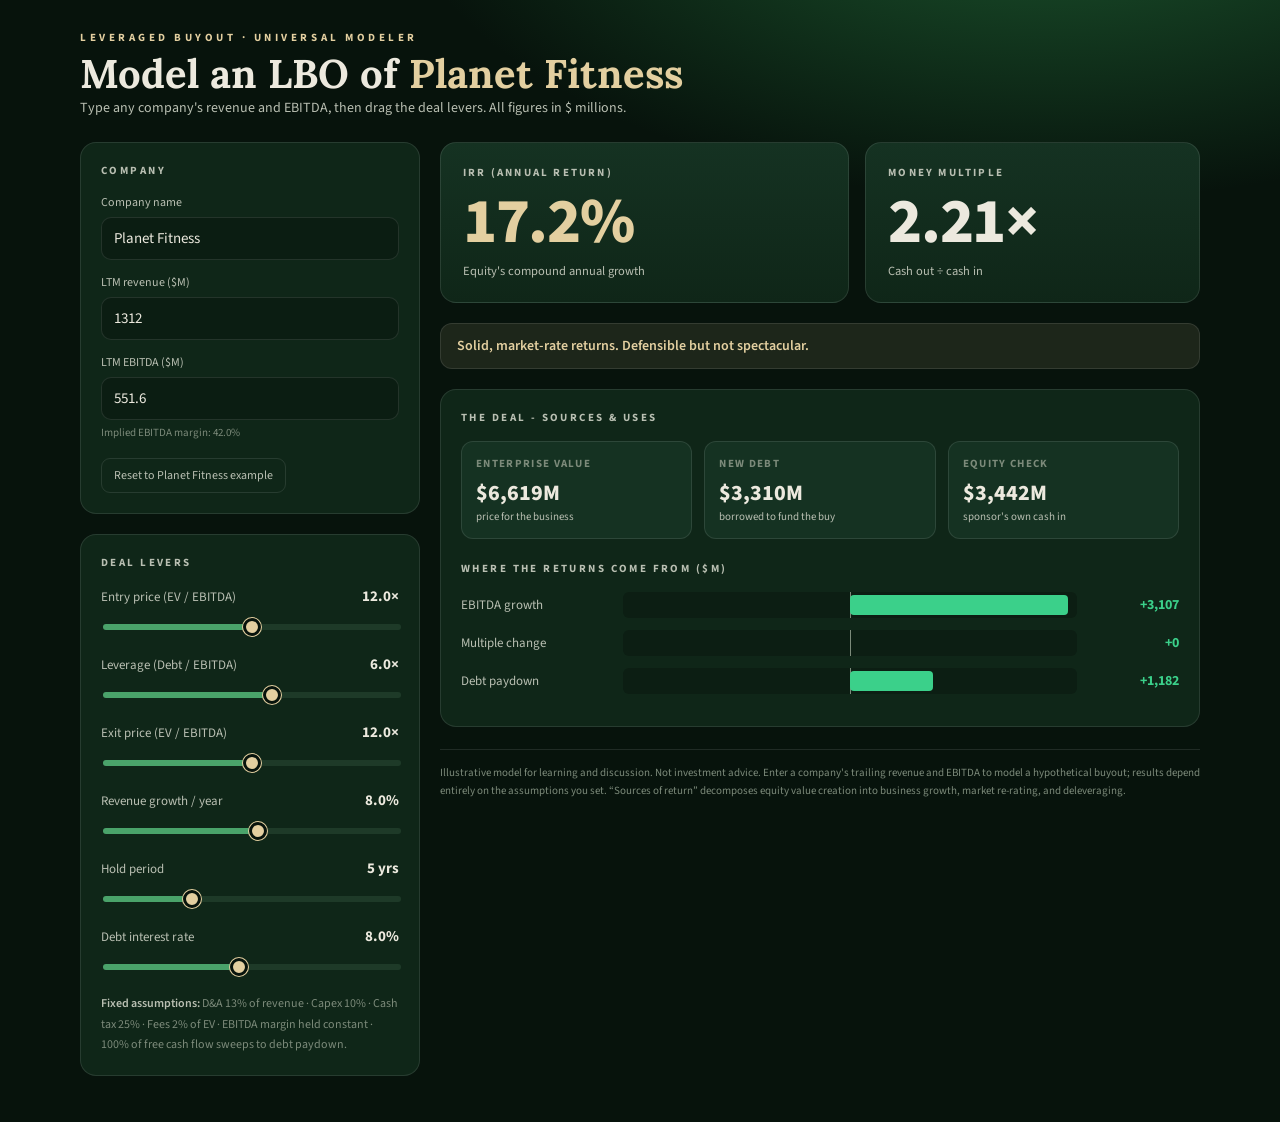
<file: lbo-modeler.html>
<!doctype html>
<html lang="en">
<head>
<meta charset="utf-8">
<meta name="viewport" content="width=device-width, initial-scale=1">
<title>LBO Returns Modeler - Any Company</title>
<style>
  :root{
    --bg:#07130C; --panel:#0F2618; --panel2:#153222;
    --ink:#ECE9DE; --muted:#B9BFB2; --faint:#7C8A7A;
    --accent:#e3cfa0; --violet:#4AA36A;
    --pos:#3BD08A; --neg:#FF6E6E;
    --line:rgba(255,255,255,.10);
    --sans:"Source Sans 3","Segoe UI",Roboto,-apple-system,BlinkMacSystemFont,Helvetica,Arial,sans-serif;
  }
  *{box-sizing:border-box}
  html,body{margin:0}
  body{
    background:radial-gradient(1100px 560px at 82% -12%, #1D5A30 0%, rgba(29,90,48,0) 60%), var(--bg);
    color:var(--ink); font-family:var(--sans); -webkit-font-smoothing:antialiased;
    padding:30px 20px 46px; min-height:100vh;
  }
  .wrap{max-width:1120px;margin:0 auto}
  .num{font-variant-numeric:tabular-nums;font-feature-settings:"tnum" 1}

  .eyebrow{font-size:11px;letter-spacing:.32em;text-transform:uppercase;color:var(--accent);font-weight:700}
  h1{font-size:clamp(26px,4.5vw,40px);line-height:1.03;margin:8px 0 4px;font-weight:800;letter-spacing:-.02em}
  h1 #coName{color:var(--accent)}
  .tick{color:var(--muted);font-size:14px}

  .grid{display:grid;grid-template-columns:340px 1fr;gap:20px;margin-top:24px}
  @media(max-width:820px){.grid{grid-template-columns:1fr}}
  .card{background:var(--panel);border:1px solid var(--line);border-radius:16px;padding:20px;margin-bottom:20px}
  .card:last-child{margin-bottom:0}
  .card h2{font-size:11px;letter-spacing:.22em;text-transform:uppercase;color:var(--muted);margin:0 0 16px;font-weight:700}

  /* company inputs */
  .field{margin-bottom:14px}
  .field:last-child{margin-bottom:0}
  .field label{display:block;font-size:12px;color:var(--muted);margin-bottom:6px}
  .field input{
    width:100%;background:#0B1D12;border:1px solid var(--line);border-radius:10px;
    color:var(--ink);font-family:var(--sans);font-size:15px;padding:10px 12px;font-variant-numeric:tabular-nums;
  }
  .field input:focus{outline:none;border-color:var(--accent);box-shadow:0 0 0 3px rgba(227,207,160,.22)}
  .field .hint{font-size:11px;color:var(--faint);margin-top:5px}
  .reset{margin-top:4px;background:none;border:1px solid var(--line);color:var(--muted);
    font-size:12px;padding:8px 12px;border-radius:9px;cursor:pointer;font-family:var(--sans)}
  .reset:hover{border-color:var(--accent);color:var(--ink)}

  /* sliders */
  .ctrl{margin-bottom:18px}.ctrl:last-child{margin-bottom:0}
  .ctrl .row{display:flex;justify-content:space-between;align-items:baseline;margin-bottom:7px}
  .ctrl label{font-size:13px;color:var(--muted)}
  .ctrl .val{font-size:15px;font-weight:700}
  input[type=range]{-webkit-appearance:none;appearance:none;width:100%;height:6px;border-radius:6px;
    background:linear-gradient(90deg,var(--violet) var(--pct,50%),#1E3A28 var(--pct,50%));outline:none;cursor:pointer}
  input[type=range]::-webkit-slider-thumb{-webkit-appearance:none;appearance:none;width:18px;height:18px;border-radius:50%;
    background:var(--accent);border:3px solid var(--bg);box-shadow:0 0 0 1px var(--accent)}
  input[type=range]::-moz-range-thumb{width:16px;height:16px;border-radius:50%;background:var(--accent);border:3px solid var(--bg)}
  input[type=range]:focus-visible{box-shadow:0 0 0 3px rgba(227,207,160,.35)}

  .hero{display:grid;grid-template-columns:1.1fr .9fr;gap:16px;margin-bottom:20px}
  @media(max-width:520px){.hero{grid-template-columns:1fr}}
  .out{background:linear-gradient(180deg,var(--panel2),var(--panel));border:1px solid var(--line);border-radius:16px;padding:22px}
  .out .lab{font-size:11px;letter-spacing:.2em;text-transform:uppercase;color:var(--muted);font-weight:700}
  .out .big{font-size:clamp(42px,7.5vw,64px);font-weight:800;line-height:1;margin-top:10px;letter-spacing:-.02em}
  .irr .big{color:var(--accent)} .moic .big{color:var(--ink)}
  .out .sub{font-size:12.5px;color:var(--muted);margin-top:8px}

  .verdict{border-radius:12px;padding:12px 16px;font-size:14px;font-weight:600;margin-bottom:20px;border:1px solid var(--line)}
  .warn{background:rgba(227,207,160,.08);color:var(--accent);border-color:rgba(227,207,160,.3)}

  .chips{display:grid;grid-template-columns:repeat(3,1fr);gap:12px}
  @media(max-width:520px){.chips{grid-template-columns:1fr}}
  .chip{background:var(--panel2);border:1px solid var(--line);border-radius:12px;padding:14px}
  .chip .k{font-size:11px;letter-spacing:.12em;text-transform:uppercase;color:var(--faint);font-weight:700}
  .chip .v{font-size:22px;font-weight:800;margin-top:6px}
  .chip .u{font-size:11px;color:var(--muted)}

  .bridge{margin-top:20px}
  .bar-row{display:grid;grid-template-columns:150px 1fr 90px;align-items:center;gap:12px;margin-bottom:12px}
  .bar-row .name{font-size:13px;color:var(--muted)}
  .bar-track{position:relative;height:26px;background:#0C1E13;border-radius:6px;overflow:hidden}
  .bar-zero{position:absolute;top:0;bottom:0;width:1px;background:var(--faint);left:50%}
  .bar-fill{position:absolute;top:3px;bottom:3px;border-radius:4px;transition:width .18s ease,left .18s ease}
  .bar-amt{font-size:14px;font-weight:700;text-align:right}

  .assump{margin-top:16px;font-size:12px;color:var(--faint);line-height:1.7}
  .assump b{color:var(--muted);font-weight:600}
  .foot{margin-top:22px;font-size:11px;color:var(--faint);line-height:1.6;border-top:1px solid var(--line);padding-top:14px}
  @media(prefers-reduced-motion:reduce){*{transition:none!important}}
</style>
<link href="https://fonts.googleapis.com/css2?family=Lora:ital,wght@0,600;0,700;1,700&family=Source+Sans+3:wght@400;600;700&display=swap" rel="stylesheet">
<style>h1{font-family:"Lora",Georgia,serif!important;font-weight:700!important;letter-spacing:0!important}</style>
</head>
<body>
<div class="wrap">
  <div class="eyebrow">Leveraged Buyout · Universal Modeler</div>
  <h1>Model an LBO of <span id="coName">Planet Fitness</span></h1>
  <div class="tick">Type any company's revenue and EBITDA, then drag the deal levers. All figures in $ millions.</div>

  <div class="grid">
    <div>
      <!-- COMPANY INPUTS -->
      <div class="card">
        <h2>Company</h2>
        <div class="field">
          <label>Company name</label>
          <input type="text" id="name" value="Planet Fitness">
        </div>
        <div class="field">
          <label>LTM revenue ($M)</label>
          <input type="number" id="rev" value="1312" min="0" step="1">
        </div>
        <div class="field">
          <label>LTM EBITDA ($M)</label>
          <input type="number" id="ebitda" value="551.6" min="0" step="0.1">
          <div class="hint">Implied EBITDA margin: <span id="marginOut" class="num">42.0%</span></div>
        </div>
        <button class="reset" id="resetBtn">Reset to Planet Fitness example</button>
      </div>

      <!-- DEAL LEVERS -->
      <div class="card">
        <h2>Deal levers</h2>
        <div class="ctrl"><div class="row"><label>Entry price (EV / EBITDA)</label><span class="val num" id="v_entry">12.0×</span></div>
          <input type="range" id="entry" min="6" max="18" step="0.5" value="12"></div>
        <div class="ctrl"><div class="row"><label>Leverage (Debt / EBITDA)</label><span class="val num" id="v_lev">6.0×</span></div>
          <input type="range" id="lev" min="2" max="9" step="0.5" value="6"></div>
        <div class="ctrl"><div class="row"><label>Exit price (EV / EBITDA)</label><span class="val num" id="v_exit">12.0×</span></div>
          <input type="range" id="exit" min="6" max="18" step="0.5" value="12"></div>
        <div class="ctrl"><div class="row"><label>Revenue growth / year</label><span class="val num" id="v_g">8.0%</span></div>
          <input type="range" id="g" min="-5" max="20" step="0.5" value="8"></div>
        <div class="ctrl"><div class="row"><label>Hold period</label><span class="val num" id="v_hold">5 yrs</span></div>
          <input type="range" id="hold" min="3" max="10" step="1" value="5"></div>
        <div class="ctrl"><div class="row"><label>Debt interest rate</label><span class="val num" id="v_int">8.0%</span></div>
          <input type="range" id="int" min="3" max="14" step="0.5" value="8"></div>
        <div class="assump"><b>Fixed assumptions:</b> D&amp;A 13% of revenue · Capex 10% · Cash tax 25% · Fees 2% of EV · EBITDA margin held constant · 100% of free cash flow sweeps to debt paydown.</div>
      </div>
    </div>

    <!-- RESULTS -->
    <div>
      <div class="hero">
        <div class="out irr"><div class="lab">IRR (annual return)</div><div class="big num" id="o_irr">-</div><div class="sub">Equity's compound annual growth</div></div>
        <div class="out moic"><div class="lab">Money multiple</div><div class="big num" id="o_moic">-</div><div class="sub">Cash out ÷ cash in</div></div>
      </div>

      <div class="verdict num" id="verdict"></div>

      <div class="card">
        <h2>The deal - sources &amp; uses</h2>
        <div class="chips">
          <div class="chip"><div class="k">Enterprise value</div><div class="v num" id="c_ev">-</div><div class="u">price for the business</div></div>
          <div class="chip"><div class="k">New debt</div><div class="v num" id="c_debt">-</div><div class="u">borrowed to fund the buy</div></div>
          <div class="chip"><div class="k">Equity check</div><div class="v num" id="c_eq">-</div><div class="u">sponsor's own cash in</div></div>
        </div>
        <div class="bridge">
          <h2 style="margin-top:22px">Where the returns come from ($M)</h2>
          <div class="bar-row"><div class="name">EBITDA growth</div><div class="bar-track"><div class="bar-zero"></div><div class="bar-fill" id="b_ebitda"></div></div><div class="bar-amt num" id="a_ebitda">-</div></div>
          <div class="bar-row"><div class="name">Multiple change</div><div class="bar-track"><div class="bar-zero"></div><div class="bar-fill" id="b_mult"></div></div><div class="bar-amt num" id="a_mult">-</div></div>
          <div class="bar-row"><div class="name">Debt paydown</div><div class="bar-track"><div class="bar-zero"></div><div class="bar-fill" id="b_debt"></div></div><div class="bar-amt num" id="a_debt">-</div></div>
        </div>
      </div>

      <div class="foot">Illustrative model for learning and discussion. Not investment advice. Enter a company's trailing revenue and EBITDA to model a hypothetical buyout; results depend entirely on the assumptions you set. “Sources of return” decomposes equity value creation into business growth, market re-rating, and deleveraging.</div>
    </div>
  </div>
</div>

<script>
(function(){
  var FEE=0.02, TAX=0.25, DA=0.13, CAPEX=0.10;
  var DEFAULT={name:"Planet Fitness",rev:1312,ebitda:551.6};
  var sliders=["entry","lev","exit","g","hold","int"];
  var el={}; sliders.forEach(function(i){el[i]=document.getElementById(i);});
  var nameEl=document.getElementById("name"), revEl=document.getElementById("rev"), ebEl=document.getElementById("ebitda");

  function fmt(n){return Math.round(n).toLocaleString("en-US");}
  function money(n){return "$"+fmt(n)+"M";}

  function compute(){
    var rev0=parseFloat(revEl.value), ebitda0=parseFloat(ebEl.value);
    if(!(rev0>0)||!(ebitda0>0)) return null;
    var margin=ebitda0/rev0;
    var entry=+el.entry.value, lev=+el.lev.value, exit=+el.exit.value;
    var g=+el.g.value/100, hold=+el.hold.value, rate=+el.int.value/100;

    var ev=entry*ebitda0, uses=ev+FEE*ev, debt0=lev*ebitda0, equity0=uses-debt0;
    var rev=rev0, ebitda=ebitda0, begin=debt0, endDebt=debt0;
    for(var y=1;y<=hold;y++){
      rev=rev*(1+g); ebitda=rev*margin;
      var interest=rate*begin;
      var ebt=(ebitda-rev*DA)-interest;
      var tax=Math.max(0,ebt)*TAX;
      var fcf=ebitda-interest-tax-rev*CAPEX;
      endDebt=Math.max(0,begin-fcf); begin=endDebt;
    }
    var exitEquity=exit*ebitda-endDebt;
    var moic=exitEquity/equity0;
    var irr=(exitEquity>0&&equity0>0)?Math.pow(exitEquity/equity0,1/hold)-1:-1;
    return {margin:margin,entry:entry,lev:lev,exit:exit,g:g,hold:hold,rate:rate,
      ev:ev,debt0:debt0,equity0:equity0,exitEquity:exitEquity,moic:moic,irr:irr,
      vEbitda:exit*(ebitda-ebitda0), vMult:(exit-entry)*ebitda0, vDebt:debt0-endDebt};
  }

  function setFill(input){var min=+input.min,max=+input.max,v=+input.value;input.style.setProperty("--pct",((v-min)/(max-min)*100)+"%");}
  function bar(fillId,amtId,val,maxAbs){
    var f=document.getElementById(fillId),a=document.getElementById(amtId);
    var w=maxAbs?Math.min(48,Math.abs(val)/maxAbs*48):0;
    if(val>=0){f.style.left="50%";f.style.width=w+"%";f.style.background="var(--pos)";}
    else{f.style.left=(50-w)+"%";f.style.width=w+"%";f.style.background="var(--neg)";}
    a.textContent=(val>=0?"+":"-")+fmt(Math.abs(val)); a.style.color=val>=0?"var(--pos)":"var(--neg)";
  }
  function verdict(irr){
    var e=document.getElementById("verdict"),t,bg,fg;
    if(irr>=0.25){t="Exceptional returns. Pressure-test the assumptions.";}
    else if(irr>=0.18){t="Strong. Squarely in the range PE funds target (~20-25%).";}
    else if(irr>=0.12){t="Solid, market-rate returns. Defensible but not spectacular.";}
    else if(irr>=0){t="Weak. Barely clears the risk taken.";}
    else{t="Value-destructive. The sponsor loses money here.";}
    e.textContent=t;
    if(irr>=0.18){bg="rgba(59,208,138,.12)";fg="var(--pos)";}
    else if(irr>=0.12){bg="rgba(227,207,160,.10)";fg="var(--accent)";}
    else{bg="rgba(255,110,110,.12)";fg="var(--neg)";}
    e.style.background=bg;e.style.color=fg;e.style.borderColor="var(--line)";
  }

  function render(){
    document.getElementById("coName").textContent=(nameEl.value.trim()||"this company");
    // slider labels
    document.getElementById("v_entry").textContent=(+el.entry.value).toFixed(1)+"×";
    document.getElementById("v_lev").textContent=(+el.lev.value).toFixed(1)+"×";
    document.getElementById("v_exit").textContent=(+el.exit.value).toFixed(1)+"×";
    document.getElementById("v_g").textContent=(+el.g.value).toFixed(1)+"%";
    document.getElementById("v_hold").textContent=(+el.hold.value)+" yrs";
    document.getElementById("v_int").textContent=(+el.int.value).toFixed(1)+"%";
    sliders.forEach(function(i){setFill(el[i]);});

    var r=compute();
    if(!r){
      document.getElementById("marginOut").textContent="-";
      var v=document.getElementById("verdict"); v.className="verdict warn num";
      v.textContent="Enter a positive revenue and EBITDA to model the buyout.";
      ["o_irr","o_moic","c_ev","c_debt","c_eq"].forEach(function(id){document.getElementById(id).textContent="-";});
      ["a_ebitda","a_mult","a_debt"].forEach(function(id){document.getElementById(id).textContent="-";});
      ["b_ebitda","b_mult","b_debt"].forEach(function(id){document.getElementById(id).style.width="0%";});
      return;
    }
    document.getElementById("marginOut").textContent=(r.margin*100).toFixed(1)+"%";
    document.getElementById("verdict").className="verdict num";
    document.getElementById("o_irr").textContent=(r.irr*100).toFixed(1)+"%";
    document.getElementById("o_moic").textContent=r.moic.toFixed(2)+"×";
    document.getElementById("c_ev").textContent=money(r.ev);
    document.getElementById("c_debt").textContent=money(r.debt0);
    document.getElementById("c_eq").textContent=money(r.equity0);
    var mx=Math.max(Math.abs(r.vEbitda),Math.abs(r.vMult),Math.abs(r.vDebt),1);
    bar("b_ebitda","a_ebitda",r.vEbitda,mx);
    bar("b_mult","a_mult",r.vMult,mx);
    bar("b_debt","a_debt",r.vDebt,mx);
    verdict(r.irr);
  }

  sliders.forEach(function(i){el[i].addEventListener("input",render);});
  [nameEl,revEl,ebEl].forEach(function(x){x.addEventListener("input",render);});
  document.getElementById("resetBtn").addEventListener("click",function(){
    nameEl.value=DEFAULT.name; revEl.value=DEFAULT.rev; ebEl.value=DEFAULT.ebitda;
    el.entry.value=12; el.lev.value=6; el.exit.value=12; el.g.value=8; el.hold.value=5; el.int.value=8;
    render();
  });
  render();
})();
</script>
</body>
</html>
</file>
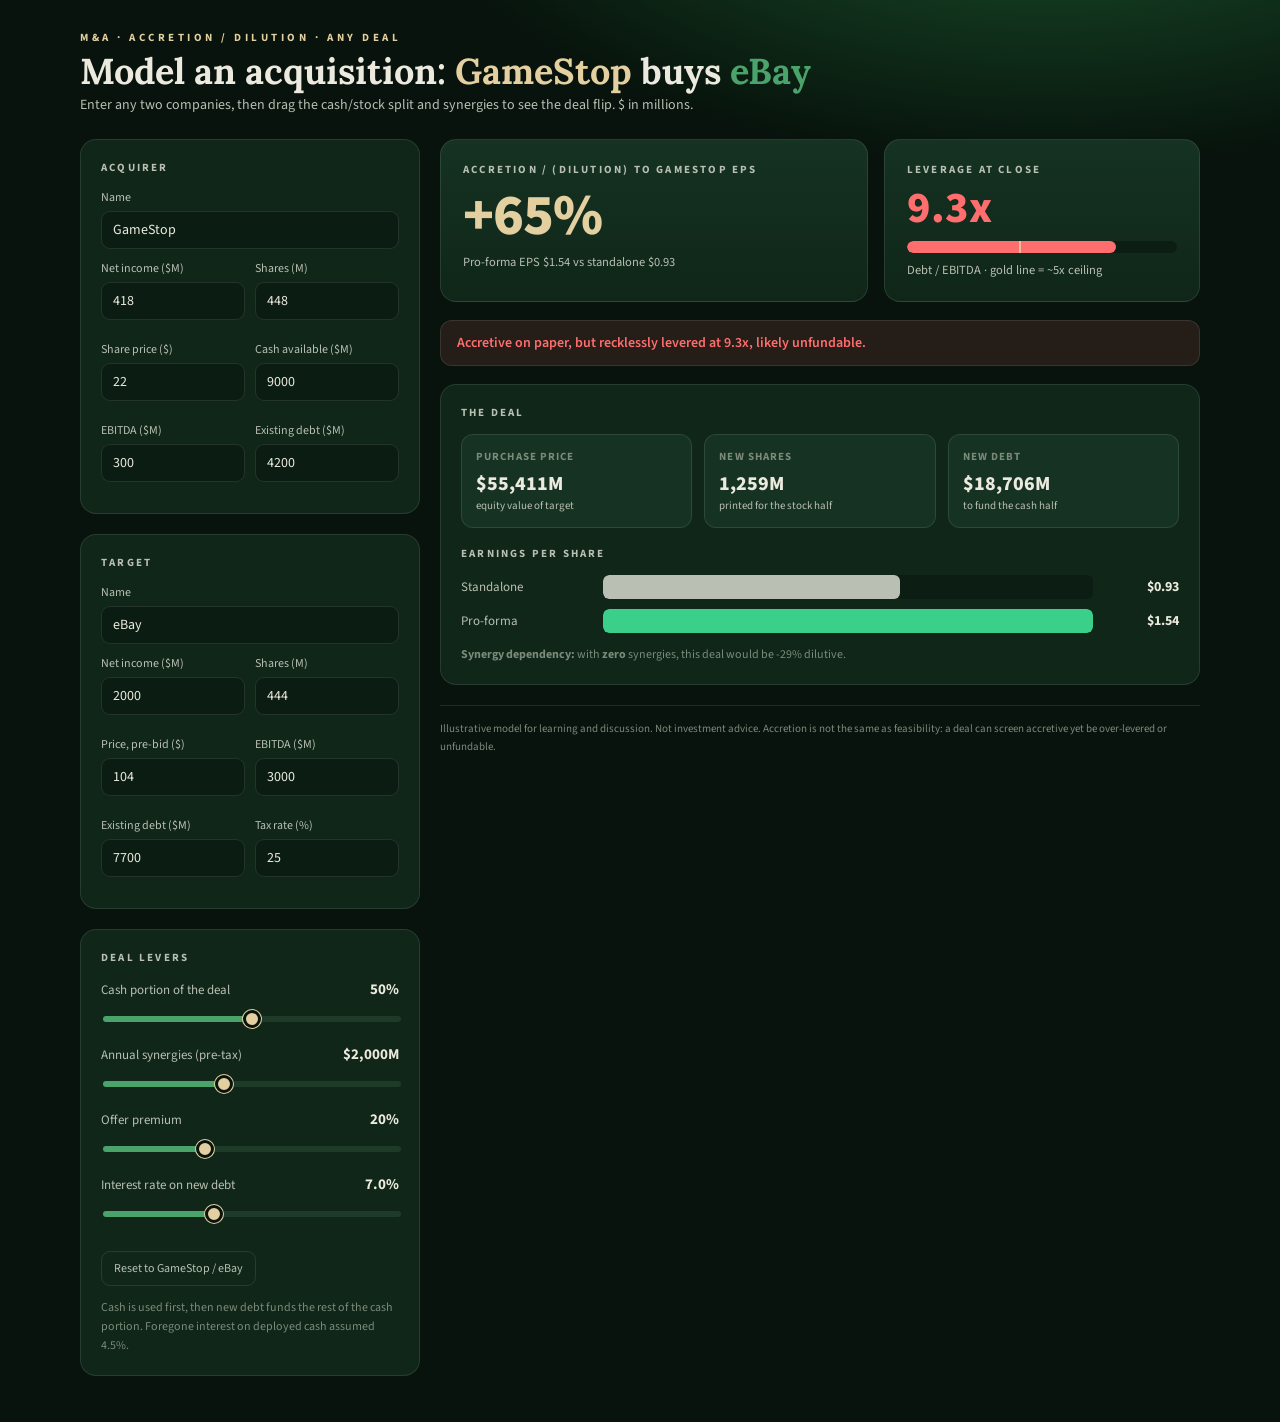
<file: ma-modeler.html>
<!doctype html>
<html lang="en">
<head>
<meta charset="utf-8">
<meta name="viewport" content="width=device-width, initial-scale=1">
<title>M&A Accretion / Dilution - Any Deal</title>
<style>
  :root{
    --bg:#07130C; --panel:#0F2618; --panel2:#153222; --ink:#ECE9DE;
    --muted:#B9BFB2; --faint:#7C8A7A; --gold:#e3cfa0; --teal:#4AA36A;
    --pos:#3BD08A; --neg:#FF6E6E; --line:rgba(255,255,255,.10);
    --sans:"Source Sans 3","Segoe UI",Roboto,-apple-system,BlinkMacSystemFont,Helvetica,Arial,sans-serif;
  }
  *{box-sizing:border-box} html,body{margin:0}
  body{background:radial-gradient(1100px 560px at 82% -12%, #1D5A30 0%, rgba(29,90,48,0) 60%), var(--bg);
    color:var(--ink); font-family:var(--sans); -webkit-font-smoothing:antialiased; padding:30px 20px 46px; min-height:100vh;}
  .wrap{max-width:1120px;margin:0 auto}
  .num{font-variant-numeric:tabular-nums}
  .eyebrow{font-size:11px;letter-spacing:.32em;text-transform:uppercase;color:var(--gold);font-weight:700}
  h1{font-size:clamp(24px,4.2vw,36px);line-height:1.05;margin:8px 0 4px;font-weight:800;letter-spacing:-.02em}
  h1 .a{color:var(--gold)} h1 .t{color:var(--teal)}
  .tick{color:var(--muted);font-size:14px}
  .grid{display:grid;grid-template-columns:340px 1fr;gap:20px;margin-top:24px}
  @media(max-width:820px){.grid{grid-template-columns:1fr}}
  .card{background:var(--panel);border:1px solid var(--line);border-radius:16px;padding:20px;margin-bottom:20px}
  .card:last-child{margin-bottom:0}
  .card h2{font-size:11px;letter-spacing:.2em;text-transform:uppercase;color:var(--muted);margin:0 0 14px;font-weight:700}
  .field{margin-bottom:11px} .field:last-child{margin-bottom:0}
  .field label{display:block;font-size:12px;color:var(--muted);margin-bottom:5px}
  .field input{width:100%;background:#0B1D12;border:1px solid var(--line);border-radius:9px;color:var(--ink);
    font-family:var(--sans);font-size:14px;padding:8px 11px;font-variant-numeric:tabular-nums}
  .field input:focus{outline:none;border-color:var(--gold);box-shadow:0 0 0 3px rgba(227,207,160,.2)}
  .two{display:grid;grid-template-columns:1fr 1fr;gap:10px}
  .ctrl{margin-bottom:16px}.ctrl:last-child{margin-bottom:0}
  .ctrl .row{display:flex;justify-content:space-between;align-items:baseline;margin-bottom:6px}
  .ctrl label{font-size:13px;color:var(--muted)} .ctrl .val{font-size:15px;font-weight:700}
  input[type=range]{-webkit-appearance:none;appearance:none;width:100%;height:6px;border-radius:6px;
    background:linear-gradient(90deg,var(--teal) var(--pct,50%),#1E3A28 var(--pct,50%));outline:none;cursor:pointer}
  input[type=range]::-webkit-slider-thumb{-webkit-appearance:none;appearance:none;width:18px;height:18px;border-radius:50%;
    background:var(--gold);border:3px solid var(--bg);box-shadow:0 0 0 1px var(--gold)}
  input[type=range]::-moz-range-thumb{width:16px;height:16px;border-radius:50%;background:var(--gold);border:3px solid var(--bg)}
  .reset{margin-top:12px;background:none;border:1px solid var(--line);color:var(--muted);font-size:12px;padding:8px 12px;border-radius:9px;cursor:pointer;font-family:var(--sans)}
  .reset:hover{border-color:var(--gold);color:var(--ink)}
  .assump{margin-top:12px;font-size:12px;color:var(--faint);line-height:1.6}

  .hero{display:grid;grid-template-columns:1.15fr .85fr;gap:16px;margin-bottom:18px}
  @media(max-width:520px){.hero{grid-template-columns:1fr}}
  .out{background:linear-gradient(180deg,var(--panel2),var(--panel));border:1px solid var(--line);border-radius:16px;padding:22px}
  .out .lab{font-size:11px;letter-spacing:.2em;text-transform:uppercase;color:var(--muted);font-weight:700}
  .out .big{font-size:clamp(38px,7vw,58px);font-weight:800;line-height:1;margin-top:10px;letter-spacing:-.02em}
  .out .sub{font-size:12.5px;color:var(--muted);margin-top:8px}
  .out .lvl{font-size:clamp(30px,6vw,44px);font-weight:800;line-height:1;margin-top:10px}
  .verdict{border-radius:12px;padding:12px 16px;font-size:14px;font-weight:600;margin-bottom:18px;border:1px solid var(--line)}
  .chips{display:grid;grid-template-columns:repeat(3,1fr);gap:12px;margin-bottom:18px}
  @media(max-width:520px){.chips{grid-template-columns:1fr}}
  .chip{background:var(--panel2);border:1px solid var(--line);border-radius:12px;padding:14px}
  .chip .k{font-size:11px;letter-spacing:.1em;text-transform:uppercase;color:var(--faint);font-weight:700}
  .chip .v{font-size:20px;font-weight:800;margin-top:6px} .chip .u{font-size:11px;color:var(--muted)}
  .eps-row{display:grid;grid-template-columns:130px 1fr 74px;align-items:center;gap:12px;margin-bottom:10px}
  .eps-row .n{font-size:13px;color:var(--muted)}
  .eps-track{height:24px;background:#0C1E13;border-radius:6px;overflow:hidden}
  .eps-fill{height:100%;border-radius:6px;transition:width .18s ease}
  .eps-amt{font-size:14px;font-weight:700;text-align:right}
  .lev-track{position:relative;height:12px;background:#0C1E13;border-radius:7px;overflow:hidden;margin-top:10px}
  .lev-fill{position:absolute;left:0;top:0;bottom:0;border-radius:7px;transition:width .18s ease,background .18s ease}
  .lev-mark{position:absolute;top:-4px;bottom:-4px;width:2px;background:var(--gold);opacity:.85}
  .foot{margin-top:20px;font-size:11px;color:var(--faint);line-height:1.6;border-top:1px solid var(--line);padding-top:14px}
  @media(prefers-reduced-motion:reduce){*{transition:none!important}}
</style>
<link href="https://fonts.googleapis.com/css2?family=Lora:ital,wght@0,600;0,700;1,700&family=Source+Sans+3:wght@400;600;700&display=swap" rel="stylesheet">
<style>h1{font-family:"Lora",Georgia,serif!important;font-weight:700!important;letter-spacing:0!important}</style>
</head>
<body>
<div class="wrap">
  <div class="eyebrow">M&amp;A · Accretion / Dilution · Any Deal</div>
  <h1>Model an acquisition: <span class="a" id="hA">GameStop</span> buys <span class="t" id="hT">eBay</span></h1>
  <div class="tick">Enter any two companies, then drag the cash/stock split and synergies to see the deal flip. $ in millions.</div>

  <div class="grid">
    <div>
      <div class="card">
        <h2>Acquirer</h2>
        <div class="field"><label>Name</label><input type="text" id="aName" value="GameStop"></div>
        <div class="two">
          <div class="field"><label>Net income ($M)</label><input type="number" id="aNI" value="418"></div>
          <div class="field"><label>Shares (M)</label><input type="number" id="aSh" value="448"></div>
          <div class="field"><label>Share price ($)</label><input type="number" id="aPx" value="22"></div>
          <div class="field"><label>Cash available ($M)</label><input type="number" id="aCash" value="9000"></div>
          <div class="field"><label>EBITDA ($M)</label><input type="number" id="aEbitda" value="300"></div>
          <div class="field"><label>Existing debt ($M)</label><input type="number" id="aDebt" value="4200"></div>
        </div>
      </div>
      <div class="card">
        <h2>Target</h2>
        <div class="field"><label>Name</label><input type="text" id="tName" value="eBay"></div>
        <div class="two">
          <div class="field"><label>Net income ($M)</label><input type="number" id="tNI" value="2000"></div>
          <div class="field"><label>Shares (M)</label><input type="number" id="tSh" value="444"></div>
          <div class="field"><label>Price, pre-bid ($)</label><input type="number" id="tUnaff" value="104"></div>
          <div class="field"><label>EBITDA ($M)</label><input type="number" id="tEbitda" value="3000"></div>
          <div class="field"><label>Existing debt ($M)</label><input type="number" id="tDebt" value="7700"></div>
          <div class="field"><label>Tax rate (%)</label><input type="number" id="tax" value="25"></div>
        </div>
      </div>
      <div class="card">
        <h2>Deal levers</h2>
        <div class="ctrl"><div class="row"><label>Cash portion of the deal</label><span class="val num" id="v_cash">50%</span></div>
          <input type="range" id="cash" min="0" max="100" step="5" value="50"></div>
        <div class="ctrl"><div class="row"><label>Annual synergies (pre-tax)</label><span class="val num" id="v_syn">$2,000M</span></div>
          <input type="range" id="syn" min="0" max="5000" step="100" value="2000"></div>
        <div class="ctrl"><div class="row"><label>Offer premium</label><span class="val num" id="v_prem">20%</span></div>
          <input type="range" id="prem" min="0" max="60" step="1" value="20"></div>
        <div class="ctrl"><div class="row"><label>Interest rate on new debt</label><span class="val num" id="v_rate">7.0%</span></div>
          <input type="range" id="rate" min="3" max="14" step="0.5" value="7"></div>
        <button class="reset" id="resetBtn">Reset to GameStop / eBay</button>
        <div class="assump">Cash is used first, then new debt funds the rest of the cash portion. Foregone interest on deployed cash assumed 4.5%.</div>
      </div>
    </div>

    <div>
      <div class="hero">
        <div class="out"><div class="lab" id="accLab">Accretion / (Dilution) to acquirer EPS</div>
          <div class="big num" id="o_accr">-</div>
          <div class="sub">Pro-forma EPS <span id="o_pf" class="num">-</span> vs standalone <span id="o_st" class="num">-</span></div></div>
        <div class="out"><div class="lab">Leverage at close</div>
          <div class="lvl num" id="o_lev">-</div>
          <div class="lev-track"><div class="lev-fill" id="lev_fill"></div><div class="lev-mark" id="lev_mark"></div></div>
          <div class="sub">Debt / EBITDA · gold line = ~5x ceiling</div></div>
      </div>
      <div class="verdict num" id="verdict"></div>
      <div class="card">
        <h2>The deal</h2>
        <div class="chips">
          <div class="chip"><div class="k">Purchase price</div><div class="v num" id="c_buy">-</div><div class="u">equity value of target</div></div>
          <div class="chip"><div class="k">New shares</div><div class="v num" id="c_sh">-</div><div class="u">printed for the stock half</div></div>
          <div class="chip"><div class="k">New debt</div><div class="v num" id="c_debt">-</div><div class="u">to fund the cash half</div></div>
        </div>
        <h2 style="margin-top:8px">Earnings per share</h2>
        <div class="eps-row"><div class="n">Standalone</div><div class="eps-track"><div class="eps-fill" id="e_stand" style="background:var(--muted)"></div></div><div class="eps-amt num" id="a_stand">-</div></div>
        <div class="eps-row"><div class="n">Pro-forma</div><div class="eps-track"><div class="eps-fill" id="e_pf"></div></div><div class="eps-amt num" id="a_pf">-</div></div>
        <div class="assump" id="synNote"></div>
      </div>
      <div class="foot">Illustrative model for learning and discussion. Not investment advice. Accretion is not the same as feasibility: a deal can screen accretive yet be over-levered or unfundable.</div>
    </div>
  </div>
</div>
<script>
(function(){
  var CASH_RATE=0.045;
  var DEFAULT={aName:"GameStop",aNI:418,aSh:448,aPx:22,aCash:9000,aEbitda:300,aDebt:4200,
    tName:"eBay",tNI:2000,tSh:444,tUnaff:104,tEbitda:3000,tDebt:7700,tax:25,
    cash:50,syn:2000,prem:20,rate:7};
  var nums=["aNI","aSh","aPx","aCash","aEbitda","aDebt","tNI","tSh","tUnaff","tEbitda","tDebt","tax"];
  var sliders=["cash","syn","prem","rate"];
  var g=function(id){return document.getElementById(id);};
  var val=function(id){return parseFloat(g(id).value);};
  function fmt(n){return Math.round(n).toLocaleString("en-US");}

  function compute(synOverride){
    var aNI=val("aNI"),aSh=val("aSh"),aPx=val("aPx"),aCash=val("aCash"),aEbitda=val("aEbitda"),aDebt=val("aDebt");
    var tNI=val("tNI"),tSh=val("tSh"),tUnaff=val("tUnaff"),tEbitda=val("tEbitda"),tDebt=val("tDebt"),tax=val("tax")/100;
    var pctCash=val("cash")/100, syn=(synOverride!==undefined?synOverride:val("syn")), prem=val("prem")/100, rate=val("rate")/100;
    if(!(aSh>0)||!(aPx>0)||!(tSh>0)||!(aNI>0)) return null;
    var offer=tUnaff*(1+prem), buy=offer*tSh;
    var cashC=pctCash*buy, stockC=buy-cashC, newSh=stockC/aPx;
    var cashBS=Math.min(aCash,cashC), newDebt=Math.max(0,cashC-cashBS);
    var ni=aNI+tNI+syn*(1-tax)-newDebt*rate*(1-tax)-cashBS*CASH_RATE*(1-tax);
    var sh=aSh+newSh, eps=ni/sh, stand=aNI/aSh;
    var debt=aDebt+tDebt+newDebt, comb=aEbitda+tEbitda, lev=comb>0?debt/comb:0;
    return {buy:buy,newSh:newSh,newDebt:newDebt,eps:eps,stand:stand,accr:eps/stand-1,lev:lev};
  }
  function setFill(i){var mn=+i.min,mx=+i.max,v=+i.value;i.style.setProperty("--pct",((v-mn)/(mx-mn)*100)+"%");}

  function render(){
    g("hA").textContent=g("aName").value.trim()||"Acquirer";
    g("hT").textContent=g("tName").value.trim()||"Target";
    g("v_cash").textContent=val("cash").toFixed(0)+"%";
    g("v_syn").textContent="$"+fmt(val("syn"))+"M";
    g("v_prem").textContent=val("prem").toFixed(0)+"%";
    g("v_rate").textContent=val("rate").toFixed(1)+"%";
    sliders.forEach(function(i){setFill(g(i));});

    var r=compute();
    if(!r){ g("o_accr").textContent="-"; g("verdict").textContent="Enter valid company figures to model the deal."; return; }
    var a=g("o_accr"); a.textContent=(r.accr>=0?"+":"")+(r.accr*100).toFixed(0)+"%"; a.style.color=r.accr>=0?"var(--gold)":"var(--neg)";
    g("o_pf").textContent="$"+r.eps.toFixed(2); g("o_st").textContent="$"+r.stand.toFixed(2);
    g("accLab").textContent="Accretion / (Dilution) to "+(g("aName").value.trim()||"acquirer")+" EPS";
    g("c_buy").textContent="$"+fmt(r.buy)+"M"; g("c_sh").textContent=fmt(r.newSh)+"M"; g("c_debt").textContent="$"+fmt(r.newDebt)+"M";

    var lev=g("o_lev"); lev.textContent=r.lev.toFixed(1)+"x";
    var levc=r.lev<=5?"var(--pos)":(r.lev<=8?"var(--gold)":"var(--neg)"); lev.style.color=levc;
    var lf=g("lev_fill"); lf.style.width=Math.min(100,r.lev/12*100)+"%"; lf.style.background=levc;
    g("lev_mark").style.left=(5/12*100)+"%";

    var mx=Math.max(r.stand,r.eps,0.01);
    g("e_stand").style.width=(Math.max(0,r.stand)/mx*100)+"%"; g("a_stand").textContent="$"+r.stand.toFixed(2);
    var pf=g("e_pf"); pf.style.width=(Math.max(0,r.eps)/mx*100)+"%"; pf.style.background=r.eps>=r.stand?"var(--pos)":"var(--neg)";
    g("a_pf").textContent="$"+r.eps.toFixed(2);

    var z=compute(0);
    g("synNote").innerHTML="<b>Synergy dependency:</b> with <b>zero</b> synergies, this deal would be "+(z.accr>=0?"+":"")+(z.accr*100).toFixed(0)+"% "+(z.accr>=0?"accretive":"dilutive")+".";

    var v=g("verdict"),t,bg,fg;
    if(r.accr<0){t="Dilutive. The deal lowers the acquirer's earnings per share.";bg="rgba(255,110,110,.12)";fg="var(--neg)";}
    else if(r.lev>8){t="Accretive on paper, but recklessly levered at "+r.lev.toFixed(1)+"x, likely unfundable.";bg="rgba(255,110,110,.12)";fg="var(--neg)";}
    else if(r.lev>5){t="Accretive, but aggressively levered at "+r.lev.toFixed(1)+"x, above the prudent ceiling.";bg="rgba(227,207,160,.1)";fg="var(--gold)";}
    else{t="Accretive and within prudent leverage.";bg="rgba(59,208,138,.12)";fg="var(--pos)";}
    v.textContent=t; v.style.background=bg; v.style.color=fg;
  }
  nums.concat(["aName","tName"]).forEach(function(id){g(id).addEventListener("input",render);});
  sliders.forEach(function(i){g(i).addEventListener("input",render);});
  g("resetBtn").addEventListener("click",function(){
    for(var k in DEFAULT){ if(g(k)) g(k).value=DEFAULT[k]; }
    render();
  });
  render();
})();
</script>
</body>
</html>
</file>
